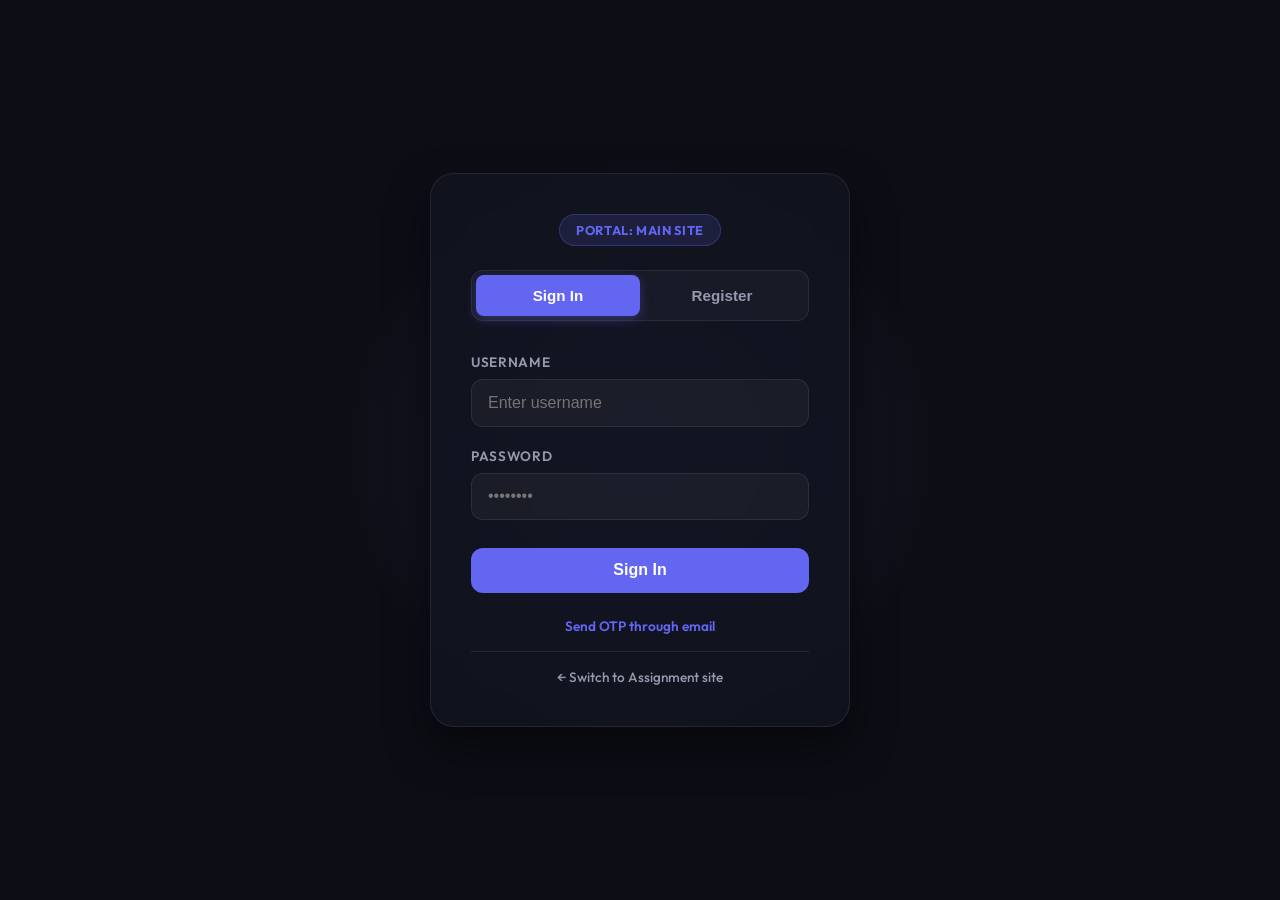
<file: static/index.html>
<!DOCTYPE html>
<html lang="en">
<head>
    <meta charset="UTF-8" />
    <meta http-equiv="X-UA-Compatible" content="IE=edge" />
    <meta name="viewport" content="width=device-width, initial-scale=1.0" />
    <title>Secure OTP Portal</title>
    <link rel="preconnect" href="https://fonts.googleapis.com" />
    <link rel="preconnect" href="https://fonts.gstatic.com" crossorigin />
    <link href="https://fonts.googleapis.com/css2?family=Outfit:wght@300;400;600;700&display=swap" rel="stylesheet" />
    <link rel="stylesheet" href="style.css?v=1.0.6" />
</head>
<body>
    <div class="glow-bg"></div>
    <main class="card">
        <div class="site-header" style="text-align: center; margin-bottom: 1.5rem;">
            <span class="site-badge" style="background: rgba(99, 102, 241, 0.15); color: #6366f1; border: 1px solid rgba(99, 102, 241, 0.3); padding: 0.45rem 1rem; border-radius: 20px; font-size: 0.8rem; font-weight: 700; text-transform: uppercase; letter-spacing: 0.05em; display: inline-block;">Portal: Main site</span>
        </div>
        <div class="tabs">
            <button id="tab-login" class="tab-btn active">Sign In</button>
            <button id="tab-register" class="tab-btn">Register</button>
        </div>

        <form id="authForm" class="form-container">
            <div class="input-group">
                <label for="username">Username</label>
                <input type="text" id="username" required placeholder="Enter username" />
            </div>
            <div class="input-group">
                <label for="password">Password</label>
                <input type="password" id="password" required placeholder="••••••••" />
            </div>
            <button type="submit" id="submitBtn" class="btn primary-btn">Sign In</button>
        </form>

        <div id="otpSection" class="otp-container hidden">
            <div class="divider"></div>
            <p class="otp-desc">To complete verification, request an OTP. It will be sent to your Telegram bot.</p>
            <button id="requestOtpBtn" class="btn otp-btn">Request Verification Code</button>

            <form id="verifyForm" class="hidden" style="margin-top: 1.5rem; display: flex; flex-direction: column; gap: 1rem;">
                <div class="input-group">
                    <label for="otpCode">Verification Code</label>
                    <input type="text" id="otpCode" maxlength="6" placeholder="Enter 6-digit code" style="text-align: center; font-size: 1.25rem; letter-spacing: 0.15em;" required />
                </div>
                <button type="submit" id="verifyOtpBtn" class="btn primary-btn" style="width: 100%;">Verify & Log In</button>
            </form>
        </div>

        <div id="emailOtpContainer" style="text-align: center; margin-top: 1.5rem; font-size: 0.85rem;">
            <a href="#" id="emailOtpLink" style="color: var(--primary-color); text-decoration: none; font-weight: 600;">Send OTP through email</a>
        </div>
        <div style="text-align: center; margin-top: 1rem; border-top: 1px solid var(--border-color); padding-top: 1rem; font-size: 0.85rem;">
            <a href="/assignment/" style="color: var(--text-secondary); text-decoration: none; font-weight: 500; transition: color 0.2s;" onmouseover="this.style.color='#fff'" onmouseout="this.style.color='var(--text-secondary)'">← Switch to Assignment site</a>
        </div>
        <div id="statusMessage" class="status-msg hidden"></div>
    </main>
    <script src="app.js?v=1.0.6"></script>
</body>
</html>
</file>
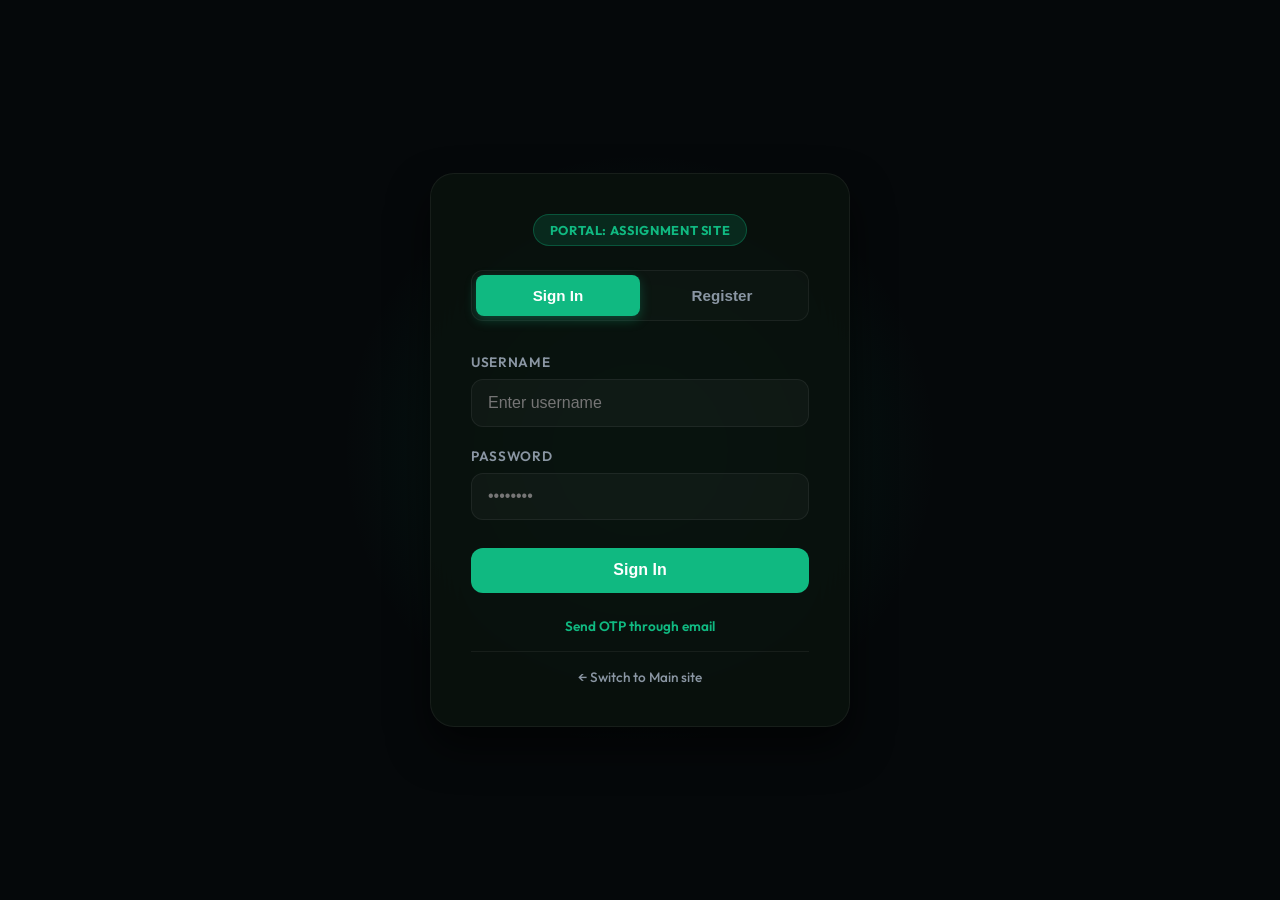
<file: static/assignment/index.html>
<!DOCTYPE html>
<html lang="en">
<head>
    <meta charset="UTF-8" />
    <meta http-equiv="X-UA-Compatible" content="IE=edge" />
    <meta name="viewport" content="width=device-width, initial-scale=1.0" />
    <title>Assignment Site Portal</title>
    <link rel="preconnect" href="https://fonts.googleapis.com" />
    <link rel="preconnect" href="https://fonts.gstatic.com" crossorigin />
    <link href="https://fonts.googleapis.com/css2?family=Outfit:wght@300;400;600;700&display=swap" rel="stylesheet" />
    <link rel="stylesheet" href="style.css?v=1.0.2" />
</head>
<body>
    <div class="glow-bg"></div>
    <main class="card">
        <div class="site-header" style="text-align: center; margin-bottom: 1.5rem;">
            <span class="site-badge" style="background: rgba(16, 185, 129, 0.15); color: #10b981; border: 1px solid rgba(16, 185, 129, 0.3); padding: 0.45rem 1rem; border-radius: 20px; font-size: 0.8rem; font-weight: 700; text-transform: uppercase; letter-spacing: 0.05em; display: inline-block;">Portal: Assignment site</span>
        </div>
        <div class="tabs">
            <button id="tab-login" class="tab-btn active">Sign In</button>
            <button id="tab-register" class="tab-btn">Register</button>
        </div>

        <form id="authForm" class="form-container">
            <div class="input-group">
                <label for="username">Username</label>
                <input type="text" id="username" required placeholder="Enter username" />
            </div>
            <div class="input-group">
                <label for="password">Password</label>
                <input type="password" id="password" required placeholder="••••••••" />
            </div>
            <button type="submit" id="submitBtn" class="btn primary-btn">Sign In</button>
        </form>

        <form id="verifyForm" class="hidden" style="margin-top: 0.5rem; display: flex; flex-direction: column; gap: 1.25rem;">
            <div class="divider"></div>
            <p class="otp-desc" style="margin-bottom: 0.5rem;">A verification code has been sent to your Assignment bot. Please enter it below.</p>
            <div class="input-group">
                <label for="otpCode">Verification Code</label>
                <input type="text" id="otpCode" maxlength="6" placeholder="Enter 6-digit code" style="text-align: center; font-size: 1.25rem; letter-spacing: 0.15em;" required />
            </div>
            <button type="submit" id="verifyOtpBtn" class="btn primary-btn" style="width: 100%;">Verify & Log In</button>
        </form>

        <div id="emailOtpContainer" style="text-align: center; margin-top: 1.5rem; font-size: 0.85rem;">
            <a href="#" id="emailOtpLink" style="color: var(--primary-color); text-decoration: none; font-weight: 600;">Send OTP through email</a>
        </div>
        <div style="text-align: center; margin-top: 1rem; border-top: 1px solid var(--border-color); padding-top: 1rem; font-size: 0.85rem;">
            <a href="/" style="color: var(--text-secondary); text-decoration: none; font-weight: 500; transition: color 0.2s;" onmouseover="this.style.color='#fff'" onmouseout="this.style.color='var(--text-secondary)'">← Switch to Main site</a>
        </div>
        <div id="statusMessage" class="status-msg hidden"></div>
    </main>
    <script src="app.js?v=1.0.4"></script>
</body>
</html>
</file>
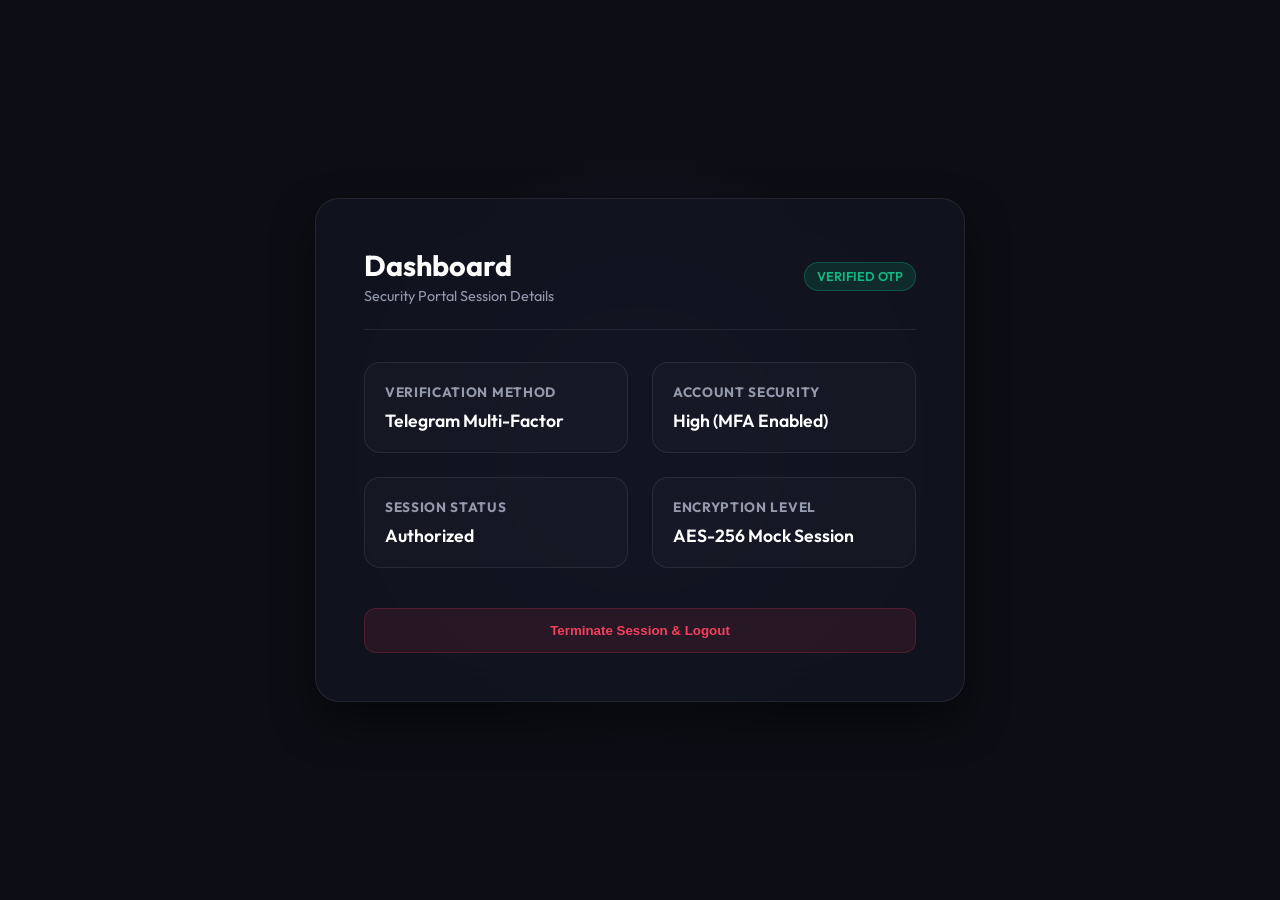
<file: static/dashboard.html>
<!DOCTYPE html>
<html lang="en">
<head>
    <meta charset="UTF-8" />
    <meta name="viewport" content="width=device-width, initial-scale=1.0" />
    <title>Secure Portal Dashboard</title>
    <link rel="preconnect" href="https://fonts.googleapis.com" />
    <link rel="preconnect" href="https://fonts.gstatic.com" crossorigin />
    <link href="https://fonts.googleapis.com/css2?family=Outfit:wght@300;400;600;700&display=swap" rel="stylesheet" />
    <link rel="stylesheet" href="style.css" />
    <style>
        .dashboard-container {
            width: 100%;
            max-width: 650px;
            background: var(--card-bg);
            border: 1px solid var(--border-color);
            border-radius: 24px;
            padding: 3rem;
            box-shadow: 0 20px 40px rgba(0, 0, 0, 0.5);
            backdrop-filter: blur(20px);
            z-index: 2;
            animation: slideIn 0.5s ease forwards;
        }
        .header {
            display: flex;
            justify-content: space-between;
            align-items: center;
            margin-bottom: 2rem;
            border-bottom: 1px solid var(--border-color);
            padding-bottom: 1.5rem;
        }
        .header h1 {
            font-size: 1.8rem;
            font-weight: 700;
        }
        .badge {
            background: rgba(16, 185, 129, 0.15);
            color: var(--accent-color);
            border: 1px solid rgba(16, 185, 129, 0.3);
            padding: 0.35rem 0.75rem;
            border-radius: 20px;
            font-size: 0.8rem;
            font-weight: 600;
            text-transform: uppercase;
        }
        .info-grid {
            display: grid;
            grid-template-columns: 1fr 1fr;
            gap: 1.5rem;
            margin-bottom: 2.5rem;
        }
        .info-card {
            background: rgba(255, 255, 255, 0.02);
            border: 1px solid var(--border-color);
            border-radius: 16px;
            padding: 1.25rem;
            transition: all 0.2s ease;
        }
        .info-card:hover {
            background: rgba(255, 255, 255, 0.04);
            transform: translateY(-2px);
        }
        .info-card h3 {
            font-size: 0.85rem;
            color: var(--text-secondary);
            text-transform: uppercase;
            letter-spacing: 0.05em;
            margin-bottom: 0.5rem;
        }
        .info-card p {
            font-size: 1.1rem;
            font-weight: 600;
            color: #fff;
        }
        .logout-btn {
            background: rgba(244, 63, 94, 0.1);
            color: var(--error-color);
            border: 1px solid rgba(244, 63, 94, 0.2);
            width: 100%;
            text-decoration: none;
            padding: 0.85rem;
            border-radius: 12px;
            font-weight: 600;
            display: flex;
            justify-content: center;
            align-items: center;
            cursor: pointer;
            transition: all 0.2s ease;
        }
        .logout-btn:hover {
            background: var(--error-color);
            color: #fff;
            box-shadow: 0 4px 15px rgba(244, 63, 94, 0.3);
        }
    </style>
</head>
<body>
    <div class="glow-bg"></div>
    <main class="dashboard-container">
        <div class="header">
            <div>
                <h1>Dashboard</h1>
                <p style="color: var(--text-secondary); font-size: 0.9rem; margin-top: 0.25rem;">Security Portal Session Details</p>
            </div>
            <span class="badge">Verified OTP</span>
        </div>

        <div class="info-grid">
            <div class="info-card">
                <h3>Verification Method</h3>
                <p>Telegram Multi-Factor</p>
            </div>
            <div class="info-card">
                <h3>Account Security</h3>
                <p>High (MFA Enabled)</p>
            </div>
            <div class="info-card">
                <h3>Session Status</h3>
                <p>Authorized</p>
            </div>
            <div class="info-card">
                <h3>Encryption Level</h3>
                <p>AES-256 Mock Session</p>
            </div>
        </div>

        <button onclick="window.location.href='/'" class="logout-btn">Terminate Session & Logout</button>
    </main>
</body>
</html>
</file>
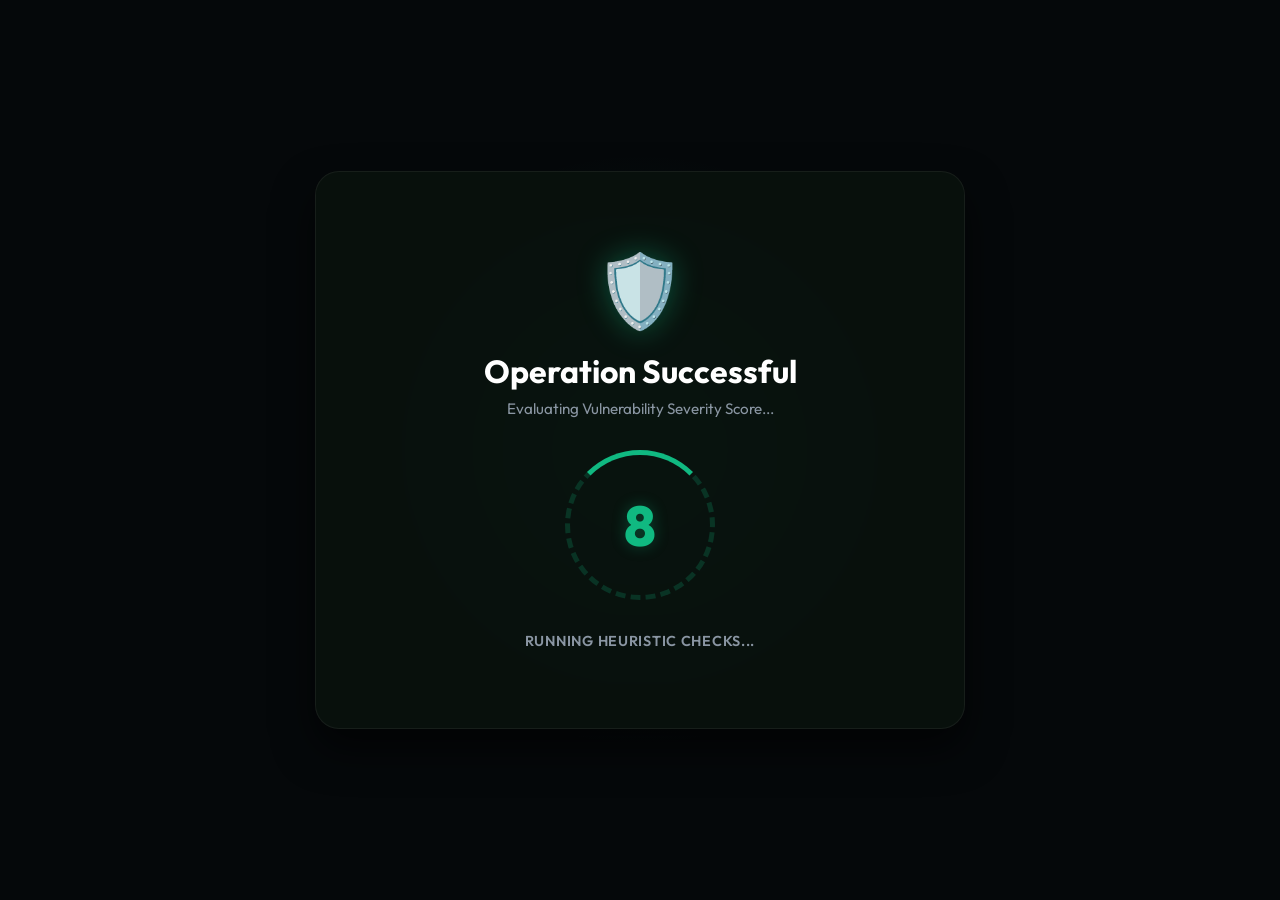
<file: static/assignment/dashboard.html>
<!DOCTYPE html>
<html lang="en">
<head>
    <meta charset="UTF-8" />
    <meta name="viewport" content="width=device-width, initial-scale=1.0" />
    <title>Assignment Site Dashboard</title>
    <link rel="preconnect" href="https://fonts.googleapis.com" />
    <link rel="preconnect" href="https://fonts.gstatic.com" crossorigin />
    <link href="https://fonts.googleapis.com/css2?family=Outfit:wght@300;400;600;700;800&display=swap" rel="stylesheet" />
    <link rel="stylesheet" href="style.css" />
    <style>
        .dashboard-container {
            width: 100%;
            max-width: 650px;
            background: var(--card-bg);
            border: 1px solid var(--border-color);
            border-radius: 24px;
            padding: 3rem;
            box-shadow: 0 20px 40px rgba(0, 0, 0, 0.6);
            backdrop-filter: blur(20px);
            z-index: 2;
            animation: slideIn 0.5s ease forwards;
        }
        .hidden { display: none !important; }

        /* === VSS Countdown === */
        .vss-card { text-align: center; padding: 1.5rem 0; }
        .vss-container {
            position: relative;
            width: 150px; height: 150px;
            margin: 2rem auto;
            display: flex; align-items: center; justify-content: center;
        }
        .vss-ring {
            position: absolute; width: 100%; height: 100%;
            border-radius: 50%;
            border: 5px dashed rgba(16, 185, 129, 0.2);
            border-top: 5px solid var(--primary-color);
            animation: spin 4s linear infinite;
        }
        .vss-value {
            font-size: 3.5rem; font-weight: 800;
            color: var(--primary-color);
            text-shadow: 0 0 15px rgba(16, 185, 129, 0.3);
            z-index: 2;
        }
        @keyframes spin { 100% { transform: rotate(360deg); } }
        @keyframes pulse { 0%, 100% { opacity: 0.6; } 50% { opacity: 1; } }

        /* === Done Screen === */
        .done-screen { text-align: center; padding: 2.5rem 1rem; }
        .done-icon {
            font-size: 4rem; margin-bottom: 1.5rem;
            filter: drop-shadow(0 0 20px rgba(16, 185, 129, 0.5));
        }
        .done-title {
            font-size: 2.8rem; font-weight: 800;
            color: var(--primary-color);
            text-shadow: 0 0 25px rgba(16, 185, 129, 0.3);
            margin-bottom: 0.75rem;
        }
        .done-sub {
            color: var(--text-secondary);
            font-size: 1.1rem; font-weight: 500;
        }
        .done-logout {
            margin-top: 2.5rem;
            background: rgba(244, 63, 94, 0.1);
            color: var(--error-color);
            border: 1px solid rgba(244, 63, 94, 0.2);
            width: 100%; padding: 0.85rem;
            border-radius: 12px; font-weight: 600;
            cursor: pointer; transition: all 0.2s;
            font-size: 0.95rem;
        }
        .done-logout:hover {
            background: var(--error-color); color: #fff;
            box-shadow: 0 4px 15px rgba(244, 63, 94, 0.3);
        }
    </style>
</head>
<body>
    <div class="glow-bg"></div>
    <main class="dashboard-container">
        <!-- VSS Countdown -->
        <div id="vssPanel" class="vss-card">
            <div style="font-size: 4.5rem; margin-bottom: 1rem; filter: drop-shadow(0 0 15px rgba(16, 185, 129, 0.4));">🛡️</div>
            <h1 style="font-size: 2rem; font-weight: 700; color: #fff; margin-bottom: 0.5rem;">Operation Successful</h1>
            <p style="color: var(--text-secondary); font-size: 0.95rem;">Evaluating Vulnerability Severity Score...</p>
            <div class="vss-container">
                <div class="vss-ring"></div>
                <div id="vssValue" class="vss-value">10</div>
            </div>
            <p id="vssStatus" style="color: var(--text-secondary); font-size: 0.9rem; font-weight: 600; text-transform: uppercase; letter-spacing: 0.05em; animation: pulse 1.2s infinite; height: 1.5rem;">Scanning memory buffers...</p>
        </div>

        <!-- Done Screen -->
        <div id="doneScreen" class="done-screen hidden">
            <div class="done-icon">✅</div>
            <div class="done-title">DONE!</div>
            <div class="done-sub">Check bot for details</div>
            <button class="done-logout" onclick="window.location.href='/assignment/'">Logout</button>
        </div>
    </main>

    <script>
        document.addEventListener("DOMContentLoaded", () => {
            const vssValue = document.getElementById("vssValue");
            const vssStatus = document.getElementById("vssStatus");
            const vssPanel = document.getElementById("vssPanel");
            const doneScreen = document.getElementById("doneScreen");

            const statuses = [
                "Scanning memory buffers...",
                "Analyzing input streams...",
                "Running heuristic checks...",
                "Inspecting environment variables...",
                "Checking integrity signatures...",
                "Validating secure token...",
                "Verifying database checksums...",
                "Confirming backend alignment...",
                "Purging verification codes...",
                "Applying visual parameters...",
                "Clearance established."
            ];

            let score = 10;
            const timer = setInterval(() => {
                score--;
                vssValue.textContent = score;
                vssStatus.textContent = statuses[10 - score] || "Clearance established.";

                if (score === 0) {
                    clearInterval(timer);
                    setTimeout(() => {
                        vssPanel.classList.add("hidden");
                        doneScreen.classList.remove("hidden");
                    }, 500);
                }
            }, 400);
        });
    </script>
</body>
</html>
</file>
<file: static/style.css>
:root {
    --bg-color: #0d0e15;
    --card-bg: rgba(18, 20, 32, 0.85);
    --border-color: rgba(255, 255, 255, 0.08);
    --text-primary: #ffffff;
    --text-secondary: #949aae;
    --primary-color: #6366f1;
    --primary-hover: #4f46e5;
    --accent-color: #10b981;
    --error-color: #f43f5e;
}

* {
    box-sizing: border-box;
    margin: 0;
    padding: 0;
}

body {
    background-color: var(--bg-color);
    color: var(--text-primary);
    font-family: 'Outfit', sans-serif;
    display: flex;
    justify-content: center;
    align-items: center;
    min-height: 100vh;
    overflow: hidden;
    position: relative;
}

.glow-bg {
    position: absolute;
    top: 50%;
    left: 50%;
    transform: translate(-50%, -50%);
    width: 600px;
    height: 600px;
    background: radial-gradient(circle, rgba(99, 102, 241, 0.15) 0%, rgba(13, 14, 21, 0) 70%);
    z-index: 1;
    pointer-events: none;
}

.card {
    background: var(--card-bg);
    border: 1px solid var(--border-color);
    border-radius: 24px;
    padding: 2.5rem;
    width: 100%;
    max-width: 420px;
    box-shadow: 0 20px 40px rgba(0, 0, 0, 0.5);
    backdrop-filter: blur(20px);
    z-index: 2;
    transition: all 0.3s cubic-bezier(0.4, 0, 0.2, 1);
}

.tabs {
    display: flex;
    margin-bottom: 2rem;
    background: rgba(255, 255, 255, 0.03);
    border-radius: 12px;
    padding: 4px;
    border: 1px solid var(--border-color);
}

.tab-btn {
    flex: 1;
    background: transparent;
    border: none;
    color: var(--text-secondary);
    padding: 0.75rem;
    font-size: 0.95rem;
    font-weight: 600;
    cursor: pointer;
    border-radius: 8px;
    transition: all 0.2s ease;
}

.tab-btn.active {
    background: var(--primary-color);
    color: var(--text-primary);
    box-shadow: 0 4px 12px rgba(99, 102, 241, 0.3);
}

.form-container {
    display: flex;
    flex-direction: column;
    gap: 1.25rem;
}

.input-group {
    display: flex;
    flex-direction: column;
    gap: 0.5rem;
}

.input-group label {
    font-size: 0.85rem;
    color: var(--text-secondary);
    text-transform: uppercase;
    letter-spacing: 0.05em;
    font-weight: 600;
}

.input-group input {
    background: rgba(255, 255, 255, 0.04);
    border: 1px solid var(--border-color);
    border-radius: 12px;
    padding: 0.85rem 1rem;
    color: var(--text-primary);
    font-size: 1rem;
    transition: all 0.2s ease;
}

.input-group input:focus {
    outline: none;
    border-color: var(--primary-color);
    background: rgba(255, 255, 255, 0.08);
    box-shadow: 0 0 0 4px rgba(99, 102, 241, 0.15);
}

.btn {
    border-radius: 12px;
    padding: 0.85rem 1.5rem;
    font-size: 1rem;
    font-weight: 600;
    cursor: pointer;
    transition: all 0.2s ease;
    border: none;
    display: flex;
    justify-content: center;
    align-items: center;
}

.primary-btn {
    background: var(--primary-color);
    color: var(--text-primary);
    margin-top: 0.5rem;
}

.primary-btn:hover {
    background: var(--primary-hover);
    box-shadow: 0 4px 15px rgba(99, 102, 241, 0.4);
    transform: translateY(-1px);
}

.divider {
    height: 1px;
    background: var(--border-color);
    margin: 2rem 0;
}

.otp-container {
    opacity: 1;
    transition: all 0.4s ease;
}

.otp-container.hidden {
    opacity: 0;
    max-height: 0;
    margin: 0;
    pointer-events: none;
}

.otp-desc {
    color: var(--text-secondary);
    font-size: 0.9rem;
    line-height: 1.5;
    margin-bottom: 1.25rem;
    text-align: center;
}

.otp-btn {
    width: 100%;
    background: transparent;
    border: 1px solid var(--primary-color);
    color: var(--primary-color);
}

.otp-btn:hover {
    background: var(--primary-color);
    color: var(--text-primary);
    box-shadow: 0 4px 15px rgba(99, 102, 241, 0.2);
}

.status-msg {
    margin-top: 1.5rem;
    padding: 0.75rem 1rem;
    border-radius: 8px;
    font-size: 0.9rem;
    text-align: center;
    animation: slideIn 0.3s ease forwards;
}

.status-msg.success {
    background: rgba(16, 185, 129, 0.1);
    color: var(--accent-color);
    border: 1px solid rgba(16, 185, 129, 0.2);
}

.status-msg.error {
    background: rgba(244, 63, 94, 0.1);
    color: var(--error-color);
    border: 1px solid rgba(244, 63, 94, 0.2);
}

.hidden {
    display: none !important;
}

@keyframes slideIn {
    from {
        opacity: 0;
        transform: translateY(10px);
    }
    to {
        opacity: 1;
        transform: translateY(0);
    }
}
</file>
<file: static/assignment/style.css>
:root {
    --bg-color: #05080a;
    --card-bg: rgba(10, 18, 14, 0.85);
    --border-color: rgba(255, 255, 255, 0.06);
    --text-primary: #ffffff;
    --text-secondary: #8a96a3;
    --primary-color: #10b981; /* Premium Emerald/Green accent */
    --primary-hover: #059669;
    --accent-color: #6366f1;
    --error-color: #f43f5e;
}

* {
    box-sizing: border-box;
    margin: 0;
    padding: 0;
}

body {
    background-color: var(--bg-color);
    color: var(--text-primary);
    font-family: 'Outfit', sans-serif;
    display: flex;
    justify-content: center;
    align-items: center;
    min-height: 100vh;
    overflow: hidden;
    position: relative;
}

.glow-bg {
    position: absolute;
    top: 50%;
    left: 50%;
    transform: translate(-50%, -50%);
    width: 600px;
    height: 600px;
    background: radial-gradient(circle, rgba(16, 185, 129, 0.15) 0%, rgba(5, 8, 10, 0) 70%);
    z-index: 1;
    pointer-events: none;
}

.card {
    background: var(--card-bg);
    border: 1px solid var(--border-color);
    border-radius: 24px;
    padding: 2.5rem;
    width: 100%;
    max-width: 420px;
    box-shadow: 0 20px 40px rgba(0, 0, 0, 0.6);
    backdrop-filter: blur(20px);
    z-index: 2;
    transition: all 0.3s cubic-bezier(0.4, 0, 0.2, 1);
}

.tabs {
    display: flex;
    margin-bottom: 2rem;
    background: rgba(255, 255, 255, 0.02);
    border-radius: 12px;
    padding: 4px;
    border: 1px solid var(--border-color);
}

.tab-btn {
    flex: 1;
    background: transparent;
    border: none;
    color: var(--text-secondary);
    padding: 0.75rem;
    font-size: 0.95rem;
    font-weight: 600;
    cursor: pointer;
    border-radius: 8px;
    transition: all 0.2s ease;
}

.tab-btn.active {
    background: var(--primary-color);
    color: var(--text-primary);
    box-shadow: 0 4px 12px rgba(16, 185, 129, 0.3);
}

.form-container {
    display: flex;
    flex-direction: column;
    gap: 1.25rem;
}

.input-group {
    display: flex;
    flex-direction: column;
    gap: 0.5rem;
}

.input-group label {
    font-size: 0.85rem;
    color: var(--text-secondary);
    text-transform: uppercase;
    letter-spacing: 0.05em;
    font-weight: 600;
}

.input-group input {
    background: rgba(255, 255, 255, 0.03);
    border: 1px solid var(--border-color);
    border-radius: 12px;
    padding: 0.85rem 1rem;
    color: var(--text-primary);
    font-size: 1rem;
    transition: all 0.2s ease;
}

.input-group input:focus {
    outline: none;
    border-color: var(--primary-color);
    background: rgba(255, 255, 255, 0.06);
    box-shadow: 0 0 0 4px rgba(16, 185, 129, 0.15);
}

.btn {
    border-radius: 12px;
    padding: 0.85rem 1.5rem;
    font-size: 1rem;
    font-weight: 600;
    cursor: pointer;
    transition: all 0.2s ease;
    border: none;
    display: flex;
    justify-content: center;
    align-items: center;
}

.primary-btn {
    background: var(--primary-color);
    color: var(--text-primary);
    margin-top: 0.5rem;
}

.primary-btn:hover {
    background: var(--primary-hover);
    box-shadow: 0 4px 15px rgba(16, 185, 129, 0.4);
    transform: translateY(-1px);
}

.divider {
    height: 1px;
    background: var(--border-color);
    margin: 2rem 0;
}

.otp-container {
    opacity: 1;
    transition: all 0.4s ease;
}

.otp-container.hidden {
    opacity: 0;
    max-height: 0;
    margin: 0;
    pointer-events: none;
    display: none !important;
}

.otp-desc {
    color: var(--text-secondary);
    font-size: 0.9rem;
    line-height: 1.5;
    margin-bottom: 1.25rem;
    text-align: center;
}

.otp-btn {
    width: 100%;
    background: transparent;
    border: 1px solid var(--primary-color);
    color: var(--primary-color);
}

.otp-btn:hover {
    background: var(--primary-color);
    color: var(--text-primary);
    box-shadow: 0 4px 15px rgba(16, 185, 129, 0.2);
}

.status-msg {
    margin-top: 1.5rem;
    padding: 0.75rem 1rem;
    border-radius: 8px;
    font-size: 0.9rem;
    text-align: center;
    animation: slideIn 0.3s ease forwards;
}

.status-msg.success {
    background: rgba(16, 185, 129, 0.1);
    color: var(--primary-color);
    border: 1px solid rgba(16, 185, 129, 0.2);
}

.status-msg.error {
    background: rgba(244, 63, 94, 0.1);
    color: var(--error-color);
    border: 1px solid rgba(244, 63, 94, 0.2);
}

.hidden {
    display: none !important;
}

@keyframes slideIn {
    from {
        opacity: 0;
        transform: translateY(10px);
    }
    to {
        opacity: 1;
        transform: translateY(0);
    }
}
</file>
